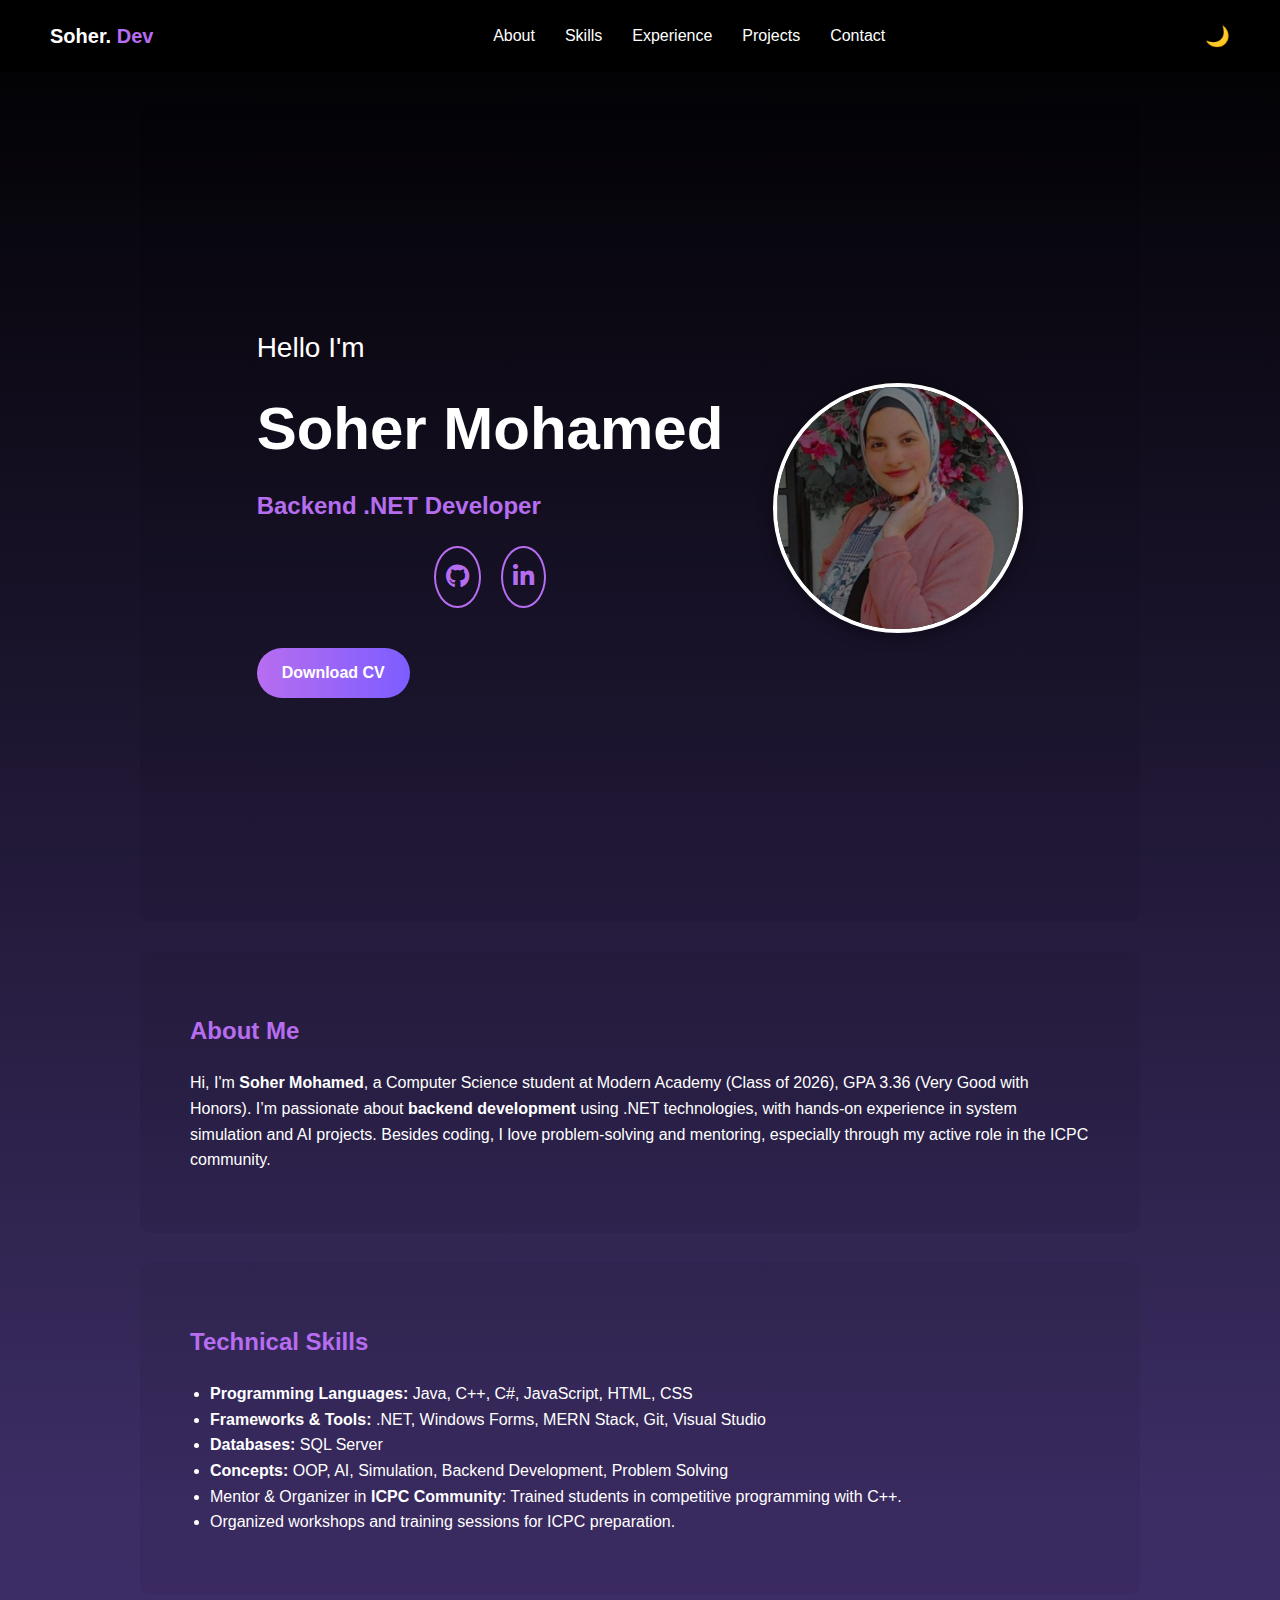
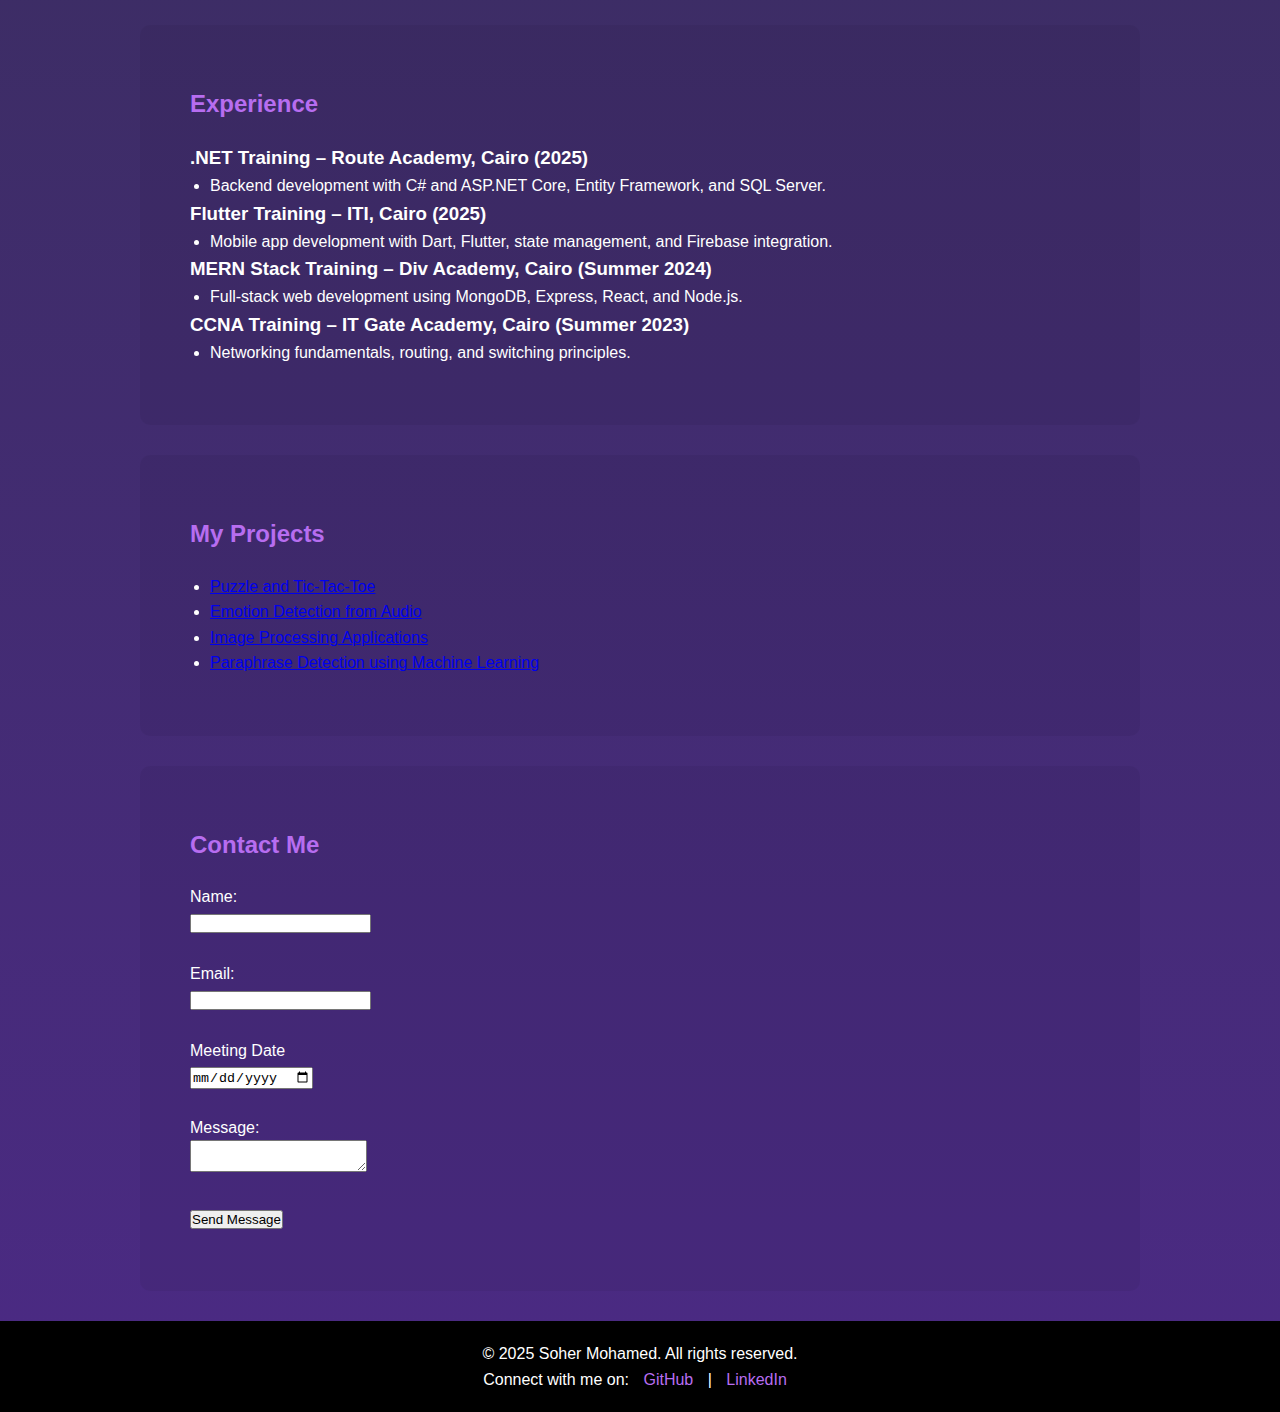
<file: index.html>
<!DOCTYPE html>
<html lang="en">
<head>
  <meta charset="UTF-8">
  <meta name="viewport" content="width=device-width, initial-scale=1.0">
  <title>Soher Mohamed - Portfolio</title>
  <style>
    * {
      margin: 0;
      padding: 0;
      box-sizing: border-box;
    }

    body {
      font-family: Arial, Helvetica, sans-serif;
      color: white;
      background: linear-gradient(to bottom, #000000, #3c2d64, #4b2a84);
      line-height: 1.6;
      transition: all 0.3s ease;
    }

    nav {
      display: flex;
      justify-content: space-between;
      align-items: center;
      padding: 20px 50px;
      background-color: black;
      transition: all 0.3s ease;
    }
    .hero {
  display: flex;
  justify-content: center;
  align-items: center;
  gap: 50px;
  height: calc(100vh - 80px);
  padding: 40px;
  text-align: left; 
  flex-direction: row; 
}

.hero-text {
  max-width: 500px;
}


.hero-img img {
  width: 280px;
  height: 280px;
  border-radius: 50%;
  object-fit: cover;
  border: 4px solid white;
  box-shadow: 0 4px 15px rgba(0,0,0,0.4);
  transition: transform 0.3s ease;
}

.hero-img img:hover {
  transform: scale(1.05);
}


    nav .logo {
      font-size: 20px;
      font-weight: bold;
    }

    nav .logo span {
  display: inline;
  font-weight: bold;
  font-size: 20px;
  color: #b76df0; 
}


    nav ul {
      list-style: none;
      display: flex;
      gap: 30px;
    }

    nav ul li a {
      color: white;
      text-decoration: none;
      font-size: 16px;
      position: relative;
      padding: 5px 0;
      transition: color 0.3s ease;
    }
    nav ul li a::after {
      content: "";
      position: absolute;
      left: 0;
      bottom: -3px;
      width: 0%;
      height: 2px;
      background: #b76df0;
      transition: width 0.3s ease;
    }
    nav ul li a:hover {
      color: #b76df0;
    }
    nav ul li a:hover::after {
      width: 100%;
    }

    nav .btn {
      background: linear-gradient(to right, #b76df0, #7d5dff);
      border: none;
      padding: 10px 20px;
      border-radius: 30px;
      color: white;
      font-weight: bold;
      cursor: pointer;
    }

    .toggle-btn {
      font-size: 20px;
      background: none;
      border: none;
      cursor: pointer;
      color: white;
      transition: transform 0.3s ease;
    }
    .toggle-btn:hover {
      transform: rotate(180deg);
    }

.hero h2 {
  font-size: 28px;
  margin-bottom: 10px;
  font-weight: 300;
}

.hero h1 {
  font-size: 60px;
  font-weight: bold;
  margin-bottom: 10px;
}

.hero h3.role {
  font-size: 24px;
  color: #b76df0; 
  margin-bottom: 20px;
}

/* الأيقونات */
.social-icons a {
  font-size: 24px;
  color: #b76df0; 
  border: 2px solid #b76df0;
  border-radius: 50%;
  padding: 10px;
  transition: 0.3s;
}

.social-icons a:hover {
  background: #b76df0;
  color: white;
}

    .hero-img img {
      width: 250px;
      height: 250px;
      border-radius: 50%;
      object-fit:cover;
      border: 4px solid white;
    }

    section {
      padding: 60px 50px;
      background-color: rgba(0, 0, 0, 0.048);
      margin: 30px auto;
      border-radius: 10px;
      max-width: 1000px;
      transition: all 0.3s ease;
    }

    h2 {
      margin-bottom: 20px;
      color:#fff;
    }

    ul {
      margin-left: 20px;
    }

    footer {
      text-align: center;
      padding: 20px;
      background: black;
      margin-top: 30px;
      transition: all 0.3s ease;
    }

    footer a {
      color: #b76df0;
      text-decoration: none;
      margin: 0 10px;
    }

    /* Light Mode */
    body.light-mode {
      background: linear-gradient(to bottom, #f8f8f8, #eaeaea);
      color: #222;
    }
    body.light-mode nav {
      background-color: #fff;
    }
    body.light-mode nav ul li a {
      color: #222;
    }
    body.light-mode footer {
      background: #fff;
      color: #222;
    }
    body.light-mode section {
      background: #fff;
      box-shadow: 0 4px 10px rgba(0,0,0,0.1);
    }
   
.intro-text {
  color: white;
}

body.light-mode .intro-text
{
  color: black;
}
section h2 {
  color: #b76df0;
}

.hero h2 {
  font-size: 28px;
  margin-bottom: 10px;
  font-weight: 300;
}
h2 {
  margin-bottom: 20px;
  color: #b76df0; 
}


.hero h1 {
  font-size: 60px;
  font-weight: bold;
  margin-bottom: 10px;
}


.social-icons {
  display: flex;
  gap: 20px;
  justify-content: center;
  margin: 20px 0;
}

.social-icons a {
  font-size: 24px;
  color:#b76df0;
  border: 2px solid #b76df0;
  border-radius: 50%;
  padding: 10px;
  transition: 0.3s;
}

.social-icons a:hover {
  background:#b76df0;
  color: black;
}

.cv-btn {
  display: inline-block;
  margin-top: 20px;
  padding: 12px 25px;
  background: linear-gradient(to right, #b76df0, #7d5dff);
  color: white;
  font-weight: bold;
  border-radius: 30px;
  text-decoration: none;
  transition: all 0.3s ease;
}

.cv-btn:hover {
  background: linear-gradient(to right, #7d5dff, #b76df0);
  transform: scale(1.05);
}

nav ul li a {
  color: white;
  text-decoration: none;
  font-size: 16px;
  position: relative;
  padding: 5px 0;
  transition: color 0.3s ease;
}

nav ul li a::after {
  content: "";
  position: absolute;
  left: 0;
  bottom: -3px;
  width: 0%;
  height: 2px;
  background: #b76df0;
  transition: width 0.3s ease;
}

nav ul li a:hover {
  color: #b76df0;
}

nav ul li a:hover::after {
  width: 100%;
}


body.light-mode nav ul li a {
  color: black; 
}

body.light-mode nav ul li a:hover {
  color: #b76df0;
}



  </style>
  <link rel="stylesheet" href="https://cdnjs.cloudflare.com/ajax/libs/font-awesome/6.4.0/css/all.min.css">

</head>
<body>
  <nav>
  <div class="logo">
  Soher. <span>Dev</span>
</div>

    <ul>
      <li><a href="#about">About</a></li>
      <li><a href="#skills">Skills</a></li>
      <li><a href="#experience">Experience</a></li>
      <li><a href="#projects">Projects</a></li>
      <li><a href="#contact">Contact</a></li>
    </ul>
    <div style="display:flex;align-items:center;gap:15px;">
      <button class="toggle-btn" id="toggleTheme">🌙</button>
    </div>
  </nav>

  <section class="hero">
  <div class="hero-text">
  <h2 class="intro-text">Hello I'm</h2>
  <h1>Soher Mohamed</h1>
    <h3 class="role">Backend .NET Developer</h3>

    <div class="social-icons">
      <a href="https://github.com/Sohermohamed" target="_blank"><i class="fab fa-github"></i></a>
      <a href="https://www.linkedin.com/in/soher-mohamed-968510268/" target="_blank"><i class="fab fa-linkedin-in"></i></a>
    </div>

    <a href="Soher_Mohamed_CV.pdf" download class="cv-btn">Download CV</a>
  </div>

  <div class="hero-img">
    <img src="Soher.jpeg" alt="Soher Mohamed">
  </div>
</section>


<section id="about">
  <h2>About Me</h2>
  <p>
    Hi, I'm <b>Soher Mohamed</b>, a Computer Science student at Modern Academy (Class of 2026), GPA 3.36 (Very Good with Honors).  
    I’m passionate about <b>backend development</b> using .NET technologies, with hands-on experience in system simulation and AI projects.  
    Besides coding, I love problem-solving and mentoring, especially through my active role in the ICPC community.  
  </p>
</section>


<section id="skills">
  <h2>Technical Skills</h2>
  <ul>
    <li><b>Programming Languages:</b> Java, C++, C#, JavaScript, HTML, CSS</li>
    <li><b>Frameworks & Tools:</b> .NET, Windows Forms, MERN Stack, Git, Visual Studio</li>
    <li><b>Databases:</b> SQL Server</li>
    <li><b>Concepts:</b> OOP, AI, Simulation, Backend Development, Problem Solving</li>
    <li>Mentor & Organizer in <b>ICPC Community</b>: Trained students in competitive programming with C++.</li>
    <li>Organized workshops and training sessions for ICPC preparation.</li>
  </ul>
</section>


  <section id="experience">
  <h2>Experience</h2>
   <h3>.NET Training – Route Academy, Cairo (2025)</h3>
  <ul>
    <li>Backend development with C# and ASP.NET Core, Entity Framework, and SQL Server.</li>
  </ul>

  <h3>Flutter Training – ITI, Cairo (2025)</h3>
  <ul>
    <li>Mobile app development with Dart, Flutter, state management, and Firebase integration.</li>
  </ul>

  <h3>MERN Stack Training – Div Academy, Cairo (Summer 2024)</h3>
  <ul>
    <li>Full-stack web development using MongoDB, Express, React, and Node.js.</li>
  </ul>

  <h3>CCNA Training – IT Gate Academy, Cairo (Summer 2023)</h3>
  <ul>
    <li>Networking fundamentals, routing, and switching principles.</li>
  </ul>
</section>

  <section id="projects">
  <h2>My Projects</h2>
  <ul>
    <li><a href="https://github.com/Sohermohamed/Puzzle_and_Tic-Tac-Toe" target="_blank">Puzzle and Tic-Tac-Toe</a></li>
    <li><a href="https://github.com/Sohermohamed/emotion-detection-audio" target="_blank">Emotion Detection from Audio</a></li>
    <li><a href="https://github.com/Sohermohamed/Image-Processing" target="_blank">Image Processing Applications</a></li>
    <li><a href="https://github.com/Sohermohamed/Paraphrase-Detection-using-Machine-Learning" target="_blank">Paraphrase Detection using Machine Learning</a></li>
  </ul>
</section>


  <section id="contact">
    <h2>Contact Me</h2>
    <form>
      <label for="name">Name:</label><br>
      <input type="text" id="name" name="name"><br><br>

      <label for="email">Email:</label><br>
      <input type="email" id="email" name="email"><br><br>

      <label for="meeting">Meeting Date</label><br>
      <input type="date" id="meeting" name="meeting"><br><br>

      <label for="message">Message:</label><br>
      <textarea id="message" name="message" rows="2"></textarea><br><br>

      <button type="submit">Send Message</button>
    </form>
  </section>

  <footer>
    <p>© 2025 Soher Mohamed. All rights reserved.</p>
    <p>Connect with me on: 
        <a href="https://github.com/Sohermohamed" target="_blank">GitHub</a> | 
        <a href="https://www.linkedin.com/in/soher-mohamed-968510268/" target="_blank">LinkedIn</a>
    </p>
  </footer>

  <script>
    const toggleBtn = document.getElementById('toggleTheme');
    const body = document.body;

    toggleBtn.addEventListener('click', () => {
      body.classList.toggle('light-mode');
      if(body.classList.contains('light-mode')){
        toggleBtn.textContent = "☀️";
      } else {
        toggleBtn.textContent = "🌙";
      }
    });
  </script>
</body>
</html>
</file>
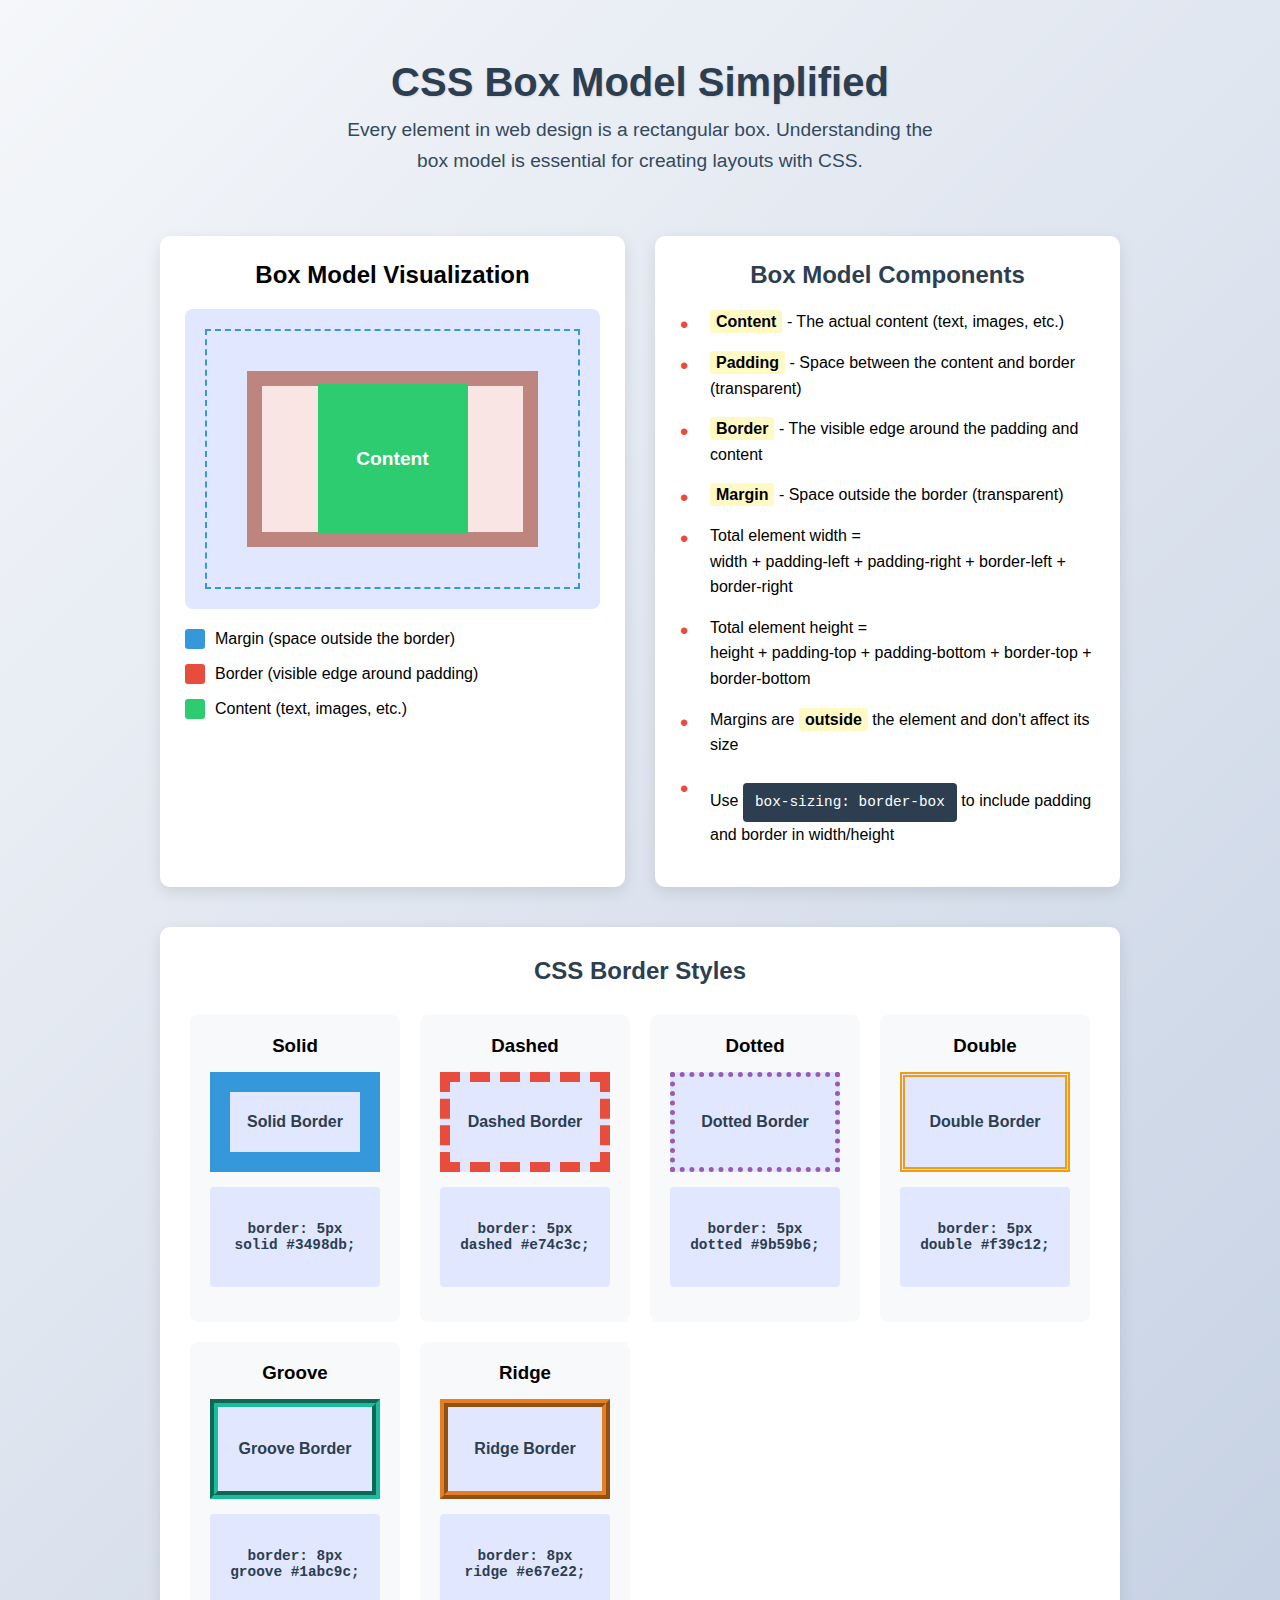
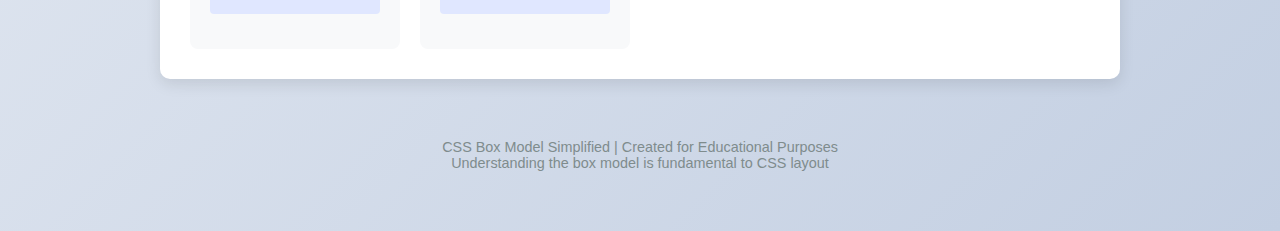
<file: box_model.html>
<!DOCTYPE html>
<html lang="en">
<head>
    <meta charset="UTF-8">
    <meta name="viewport" content="width=device-width, initial-scale=1.0">
    <title>CSS Box Model Simplified</title>
    <style>
        * {
            box-sizing: border-box;
            margin: 0;
            padding: 0;
            font-family: 'Segoe UI', Tahoma, Geneva, Verdana, sans-serif;
        }
        
        body {
            background: linear-gradient(135deg, #f5f7fa, #c3cfe2);
            min-height: 100vh;
            padding: 20px;
            display: flex;
            flex-direction: column;
            align-items: center;
        }
        
        .container {
            max-width: 1000px;
            margin: 0 auto;
            padding: 20px;
        }
        
        
        header {
            text-align: center;
            margin-bottom: 40px;
            padding: 20px;
        }
        
        h1 {
            font-size: 2.5rem;
            margin-bottom: 10px;
            color: #2c3e50;
            text-shadow: 1px 1px 2px rgba(0,0,0,0.1);
        }
        
        .subtitle {
            font-size: 1.2rem;
            color: #34495e;
            max-width: 600px;
            margin: 0 auto;
            line-height: 1.6;
        }
        
        .box-model-section {
            display: flex;
            flex-wrap: wrap;
            gap: 30px;
            margin-bottom: 40px;
        }
        
        .visual-box {
            flex: 1;
            min-width: 300px;
            background: white;
            padding: 25px;
            border-radius: 10px;
            box-shadow: 0 5px 15px rgba(0,0,0,0.1);
            text-align: center;
        }
        
        .box-model {
            position: relative;
            height: 300px;
            background: #e0e7ff;
            border-radius: 8px;
            margin: 20px 0;
            display: flex;
            align-items: center;
            justify-content: center;
        }
        
        .margin-layer {
            position: absolute;
            top: 20px;
            left: 20px;
            right: 20px;
            bottom: 20px;
            border: 2px dashed #3498db;
            display: flex;
            align-items: center;
            justify-content: center;
        }
        
        .border-layer {
            position: absolute;
            top: 40px;
            left: 40px;
            right: 40px;
            bottom: 40px;
            border: 15px solid #be847e;
            display: flex;
            align-items: center;
            justify-content: center;
            background: #f9e6e4;
        }
        
        .content-layer {
            width: 150px;
            height: 150px;
            background: #2ecc71;
            display: flex;
            align-items: center;
            justify-content: center;
            color: white;
            font-weight: bold;
            font-size: 1.2rem;
        }
        
        .labels {
            display: flex;
            flex-direction: column;
            gap: 15px;
            margin-top: 20px;
        }
        
        .label {
            display: flex;
            align-items: center;
            gap: 10px;
        }
        
        .color-box {
            width: 20px;
            height: 20px;
            border-radius: 3px;
        }
        
        .margin-color { background: #3498db; }
        .border-color { background: #e74c3c; }
        .content-color { background: #2ecc71; }
        
        .explanation {
            flex: 1;
            min-width: 300px;
            background: white;
            padding: 25px;
            border-radius: 10px;
            box-shadow: 0 5px 15px rgba(0,0,0,0.1);
        }
        
        .explanation h2 {
            margin-bottom: 20px;
            color: #2c3e50;
            text-align: center;
        }
        
        .explanation ul {
            list-style-type: none;
        }
        
        .explanation li {
            margin-bottom: 15px;
            padding-left: 30px;
            position: relative;
            line-height: 1.6;
        }
        
        .explanation li:before {
            content: "•";
            color: #e74c3c;
            font-size: 24px;
            position: absolute;
            left: 0;
            top: -3px;
        }
        
        .border-styles {
            background: white;
            padding: 30px;
            border-radius: 10px;
            box-shadow: 0 5px 15px rgba(0,0,0,0.1);
            width: 100%;
        }
        
        .border-styles h2 {
            text-align: center;
            margin-bottom: 30px;
            color: #2c3e50;
        }
        
        .border-examples {
            display: grid;
            grid-template-columns: repeat(auto-fit, minmax(200px, 1fr));
            gap: 20px;
        }
        
        .border-example {
            padding: 20px;
            text-align: center;
            background: #f8f9fa;
            border-radius: 8px;
        }
        
        .border-example div {
            height: 100px;
            display: flex;
            align-items: center;
            justify-content: center;
            margin: 15px 0;
            font-weight: bold;
            background: #e0e7ff;
            color: #2c3e50;
        }
        
        .solid { border: 20px solid #3498db; }
        .dashed { border: 10px dashed #e74c3c; }
        .dotted { border: 5px dotted #9b59b6; }
        .double { border: 5px double #f39c12; }
        .groove { border: 8px groove #1abc9c; }
        .ridge { border: 8px ridge #e67e22; }
        
        .code {
            font-family: 'Courier New', monospace;
            background: #2c3e50;
            color: white;
            padding: 8px 12px;
            border-radius: 4px;
            font-size: 0.9rem;
            display: inline-block;
            margin-top: 10px;
        }
        
        .highlight {
            background: #fff9c4;
            padding: 3px 6px;
            border-radius: 3px;
            font-weight: bold;
        }
        
        footer {
            text-align: center;
            margin-top: 40px;
            padding: 20px;
            color: #7f8c8d;
            font-size: 0.9rem;
        }
        
        @media (max-width: 768px) {
            .box-model-section {
                flex-direction: column;
            }
            
            h1 {
                font-size: 2rem;
            }
        }
    </style>
</head>
<body>
    <div class="container">
        <header>
            <h1>CSS Box Model Simplified</h1>
            <p class="subtitle">Every element in web design is a rectangular box. Understanding the box model is essential for creating layouts with CSS.</p>
        </header>
        
        <div class="box-model-section">
            <div class="visual-box">
                <h2>Box Model Visualization</h2>
                <div class="box-model">
                    <div class="margin-layer">
                        <div class="border-layer">
                            <div class="content-layer">Content</div>
                        </div>
                    </div>
                </div>
                
                <div class="labels">
                    <div class="label">
                        <div class="color-box margin-color"></div>
                        <div>Margin (space outside the border)</div>
                    </div>
                    <div class="label">
                        <div class="color-box border-color"></div>
                        <div>Border (visible edge around padding)</div>
                    </div>
                    <div class="label">
                        <div class="color-box content-color"></div>
                        <div>Content (text, images, etc.)</div>
                    </div>
                </div>
            </div>
            
            <div class="explanation">
                <h2>Box Model Components</h2>
                <ul>
                    <li><span class="highlight">Content</span> - The actual content (text, images, etc.)</li>
                    <li><span class="highlight">Padding</span> - Space between the content and border (transparent)</li>
                    <li><span class="highlight">Border</span> - The visible edge around the padding and content</li>
                    <li><span class="highlight">Margin</span> - Space outside the border (transparent)</li>
                    <li>Total element width = <br>width + padding-left + padding-right + border-left + border-right</li>
                    <li>Total element height = <br>height + padding-top + padding-bottom + border-top + border-bottom</li>
                    <li>Margins are <span class="highlight">outside</span> the element and don't affect its size</li>
                    <li>Use <span class="code">box-sizing: border-box</span> to include padding and border in width/height</li>
                </ul>
            </div>
        </div>
        
        <div class="border-styles">
            <h2>CSS Border Styles</h2>
            <div class="border-examples">
                <div class="border-example">
                    <h3>Solid</h3>
                    <div class="solid">Solid Border</div>
                    <div class="code">border: 5px solid #3498db;</div>
                </div>
                
                <div class="border-example">
                    <h3>Dashed</h3>
                    <div class="dashed">Dashed Border</div>
                    <div class="code">border: 5px dashed #e74c3c;</div>
                </div>
                
                <div class="border-example">
                    <h3>Dotted</h3>
                    <div class="dotted">Dotted Border</div>
                    <div class="code">border: 5px dotted #9b59b6;</div>
                </div>
                
                <div class="border-example">
                    <h3>Double</h3>
                    <div class="double">Double Border</div>
                    <div class="code">border: 5px double #f39c12;</div>
                </div>
                
                <div class="border-example">
                    <h3>Groove</h3>
                    <div class="groove">Groove Border</div>
                    <div class="code">border: 8px groove #1abc9c;</div>
                </div>
                
                <div class="border-example">
                    <h3>Ridge</h3>
                    <div class="ridge">Ridge Border</div>
                    <div class="code">border: 8px ridge #e67e22;</div>
                </div>
            </div>
        </div>
        
        <footer>
            <p>CSS Box Model Simplified | Created for Educational Purposes</p>
            <p>Understanding the box model is fundamental to CSS layout</p>
        </footer>
    </div>
</body>
</html>
</file>
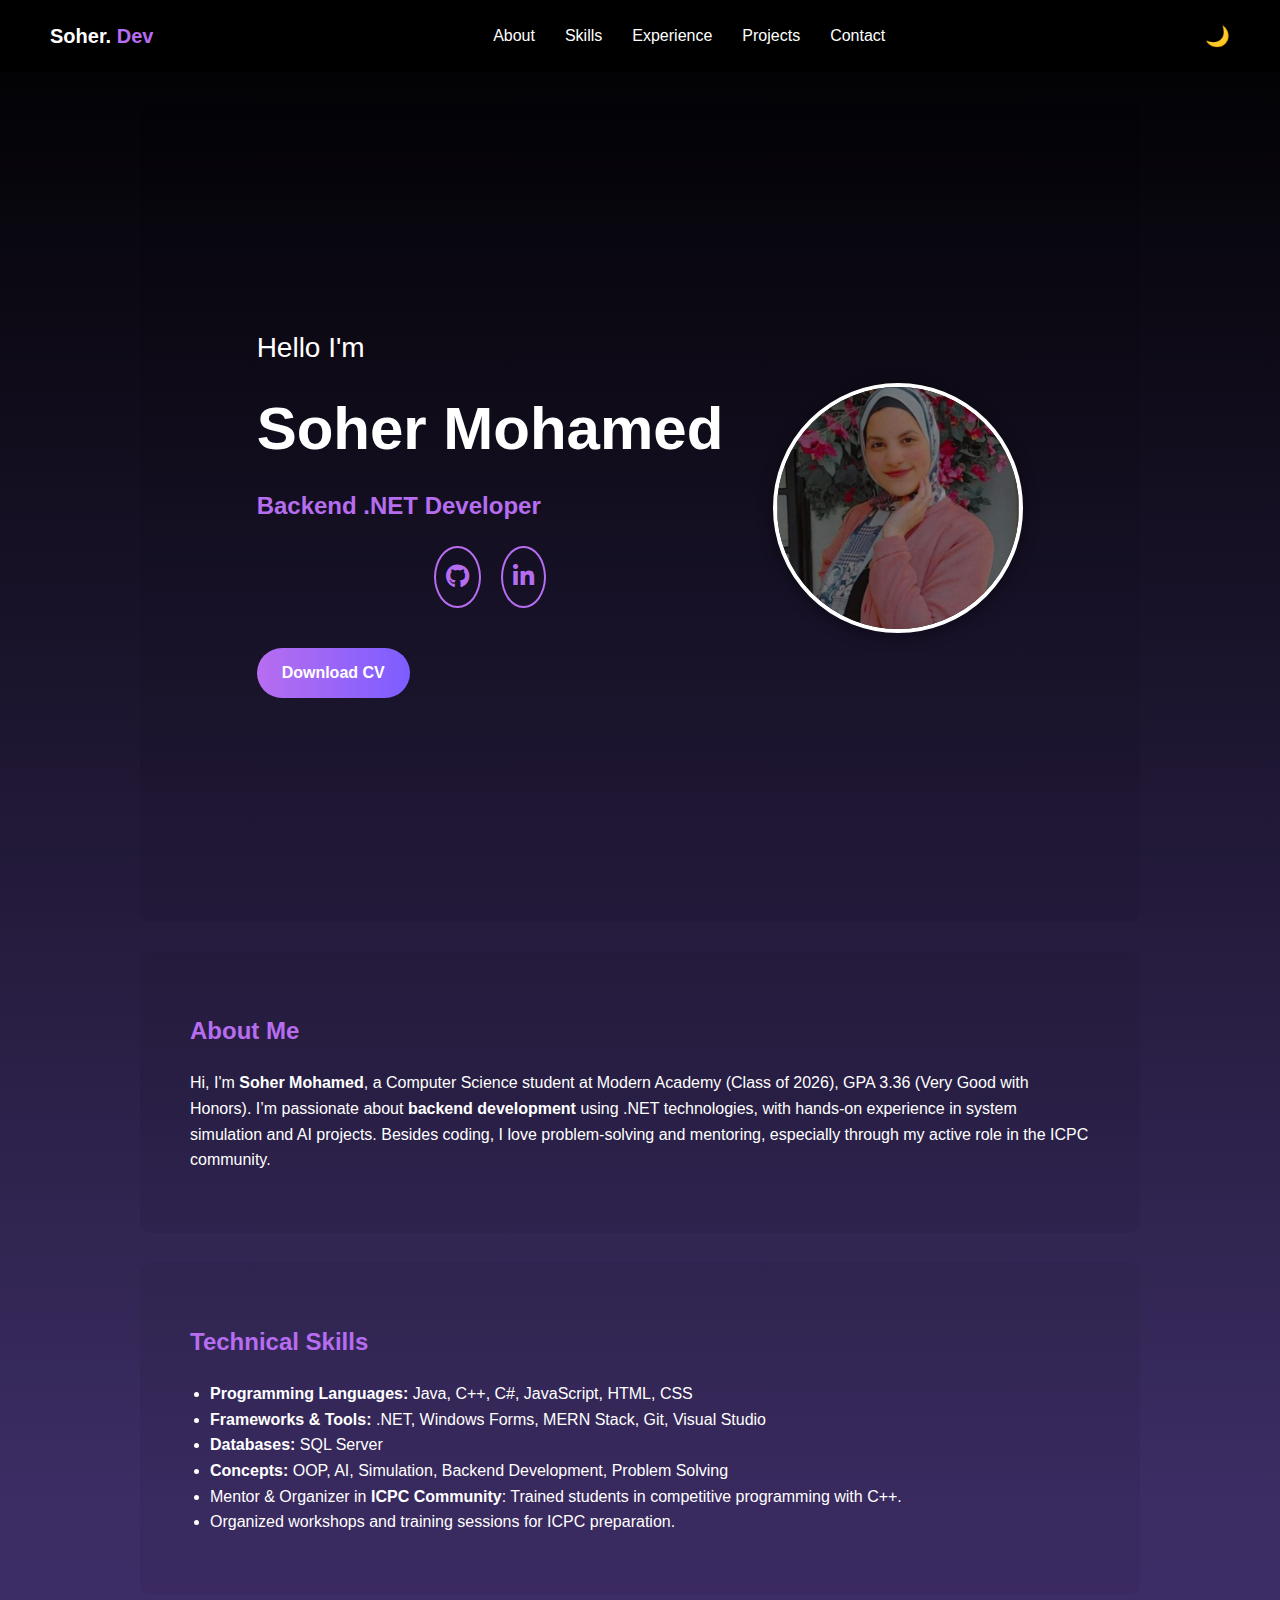
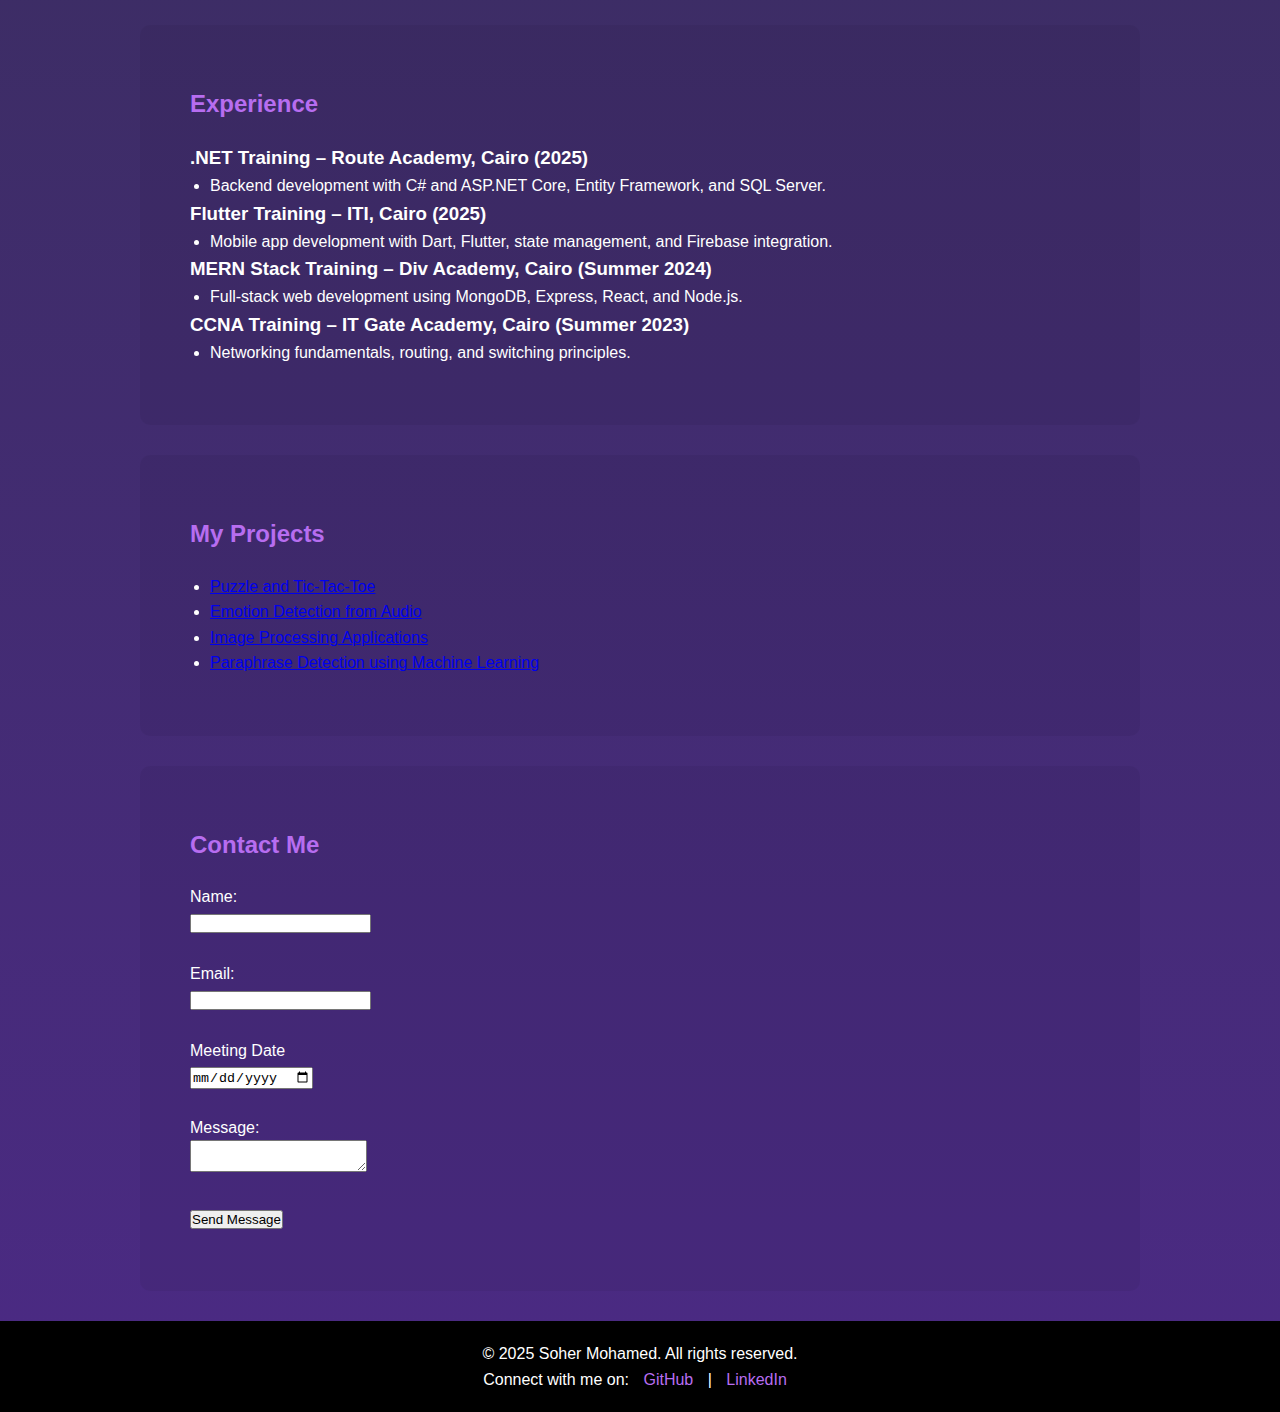
<file: Task1.html>
<!DOCTYPE html>
<html lang="en">
<head>
  <meta charset="UTF-8">
  <meta name="viewport" content="width=device-width, initial-scale=1.0">
  <title>Soher Mohamed - Portfolio</title>
  <style>
    * {
      margin: 0;
      padding: 0;
      box-sizing: border-box;
    }

    body {
      font-family: Arial, Helvetica, sans-serif;
      color: white;
      background: linear-gradient(to bottom, #000000, #3c2d64, #4b2a84);
      line-height: 1.6;
      transition: all 0.3s ease;
    }

    nav {
      display: flex;
      justify-content: space-between;
      align-items: center;
      padding: 20px 50px;
      background-color: black;
      transition: all 0.3s ease;
    }
    .hero {
  display: flex;
  justify-content: center;
  align-items: center;
  gap: 50px;
  height: calc(100vh - 80px);
  padding: 40px;
  text-align: left; /* عشان النص يبقى على الشمال */
  flex-direction: row; /* النص والصورة جنب بعض */
}

.hero-text {
  max-width: 500px;
}


.hero-img img {
  width: 280px;
  height: 280px;
  border-radius: 50%;
  object-fit: cover;
  border: 4px solid white;
  box-shadow: 0 4px 15px rgba(0,0,0,0.4);
  transition: transform 0.3s ease;
}

.hero-img img:hover {
  transform: scale(1.05);
}


    nav .logo {
      font-size: 20px;
      font-weight: bold;
    }

    nav .logo span {
  display: inline;
  font-weight: bold;
  font-size: 20px;
  color: #b76df0; 
}


    nav ul {
      list-style: none;
      display: flex;
      gap: 30px;
    }

    nav ul li a {
      color: white;
      text-decoration: none;
      font-size: 16px;
      position: relative;
      padding: 5px 0;
      transition: color 0.3s ease;
    }
    nav ul li a::after {
      content: "";
      position: absolute;
      left: 0;
      bottom: -3px;
      width: 0%;
      height: 2px;
      background: #b76df0;
      transition: width 0.3s ease;
    }
    nav ul li a:hover {
      color: #b76df0;
    }
    nav ul li a:hover::after {
      width: 100%;
    }

    nav .btn {
      background: linear-gradient(to right, #b76df0, #7d5dff);
      border: none;
      padding: 10px 20px;
      border-radius: 30px;
      color: white;
      font-weight: bold;
      cursor: pointer;
    }

    .toggle-btn {
      font-size: 20px;
      background: none;
      border: none;
      cursor: pointer;
      color: white;
      transition: transform 0.3s ease;
    }
    .toggle-btn:hover {
      transform: rotate(180deg);
    }

.hero h2 {
  font-size: 28px;
  margin-bottom: 10px;
  font-weight: 300;
}

.hero h1 {
  font-size: 60px;
  font-weight: bold;
  margin-bottom: 10px;
}

.hero h3.role {
  font-size: 24px;
  color: #b76df0; /* بنفسجي */
  margin-bottom: 20px;
}

/* الأيقونات */
.social-icons a {
  font-size: 24px;
  color: #b76df0; /* بنفسجي */
  border: 2px solid #b76df0;
  border-radius: 50%;
  padding: 10px;
  transition: 0.3s;
}

.social-icons a:hover {
  background: #b76df0;
  color: white;
}

    .hero-img img {
      width: 250px;
      height: 250px;
      border-radius: 50%;
      object-fit:cover;
      border: 4px solid white;
    }

    section {
      padding: 60px 50px;
      background-color: rgba(0, 0, 0, 0.048);
      margin: 30px auto;
      border-radius: 10px;
      max-width: 1000px;
      transition: all 0.3s ease;
    }

    h2 {
      margin-bottom: 20px;
      color:#fff;
    }

    ul {
      margin-left: 20px;
    }

    footer {
      text-align: center;
      padding: 20px;
      background: black;
      margin-top: 30px;
      transition: all 0.3s ease;
    }

    footer a {
      color: #b76df0;
      text-decoration: none;
      margin: 0 10px;
    }

    /* Light Mode */
    body.light-mode {
      background: linear-gradient(to bottom, #f8f8f8, #eaeaea);
      color: #222;
    }
    body.light-mode nav {
      background-color: #fff;
    }
    body.light-mode nav ul li a {
      color: #222;
    }
    body.light-mode footer {
      background: #fff;
      color: #222;
    }
    body.light-mode section {
      background: #fff;
      box-shadow: 0 4px 10px rgba(0,0,0,0.1);
    }
   
.intro-text {
  color: white;
}

body.light-mode .intro-text
{
  color: black;
}
section h2 {
  color: #b76df0;/* بنفسجي ثابت */
}

.hero h2 {
  font-size: 28px;
  margin-bottom: 10px;
  font-weight: 300;
}
h2 {
  margin-bottom: 20px;
  color: #b76df0; /* خليها بنفسجي بدل الأبيض */
}


.hero h1 {
  font-size: 60px;
  font-weight: bold;
  margin-bottom: 10px;
}


.social-icons {
  display: flex;
  gap: 20px;
  justify-content: center;
  margin: 20px 0;
}

.social-icons a {
  font-size: 24px;
  color:#b76df0;
  border: 2px solid #b76df0;
  border-radius: 50%;
  padding: 10px;
  transition: 0.3s;
}

.social-icons a:hover {
  background:#b76df0;
  color: black;
}

.cv-btn {
  display: inline-block;
  margin-top: 20px;
  padding: 12px 25px;
  background: linear-gradient(to right, #b76df0, #7d5dff);
  color: white;
  font-weight: bold;
  border-radius: 30px;
  text-decoration: none;
  transition: all 0.3s ease;
}

.cv-btn:hover {
  background: linear-gradient(to right, #7d5dff, #b76df0);
  transform: scale(1.05);
}
/* الوضع العادي (دارك) */
nav ul li a {
  color: white;
  text-decoration: none;
  font-size: 16px;
  position: relative;
  padding: 5px 0;
  transition: color 0.3s ease;
}

nav ul li a::after {
  content: "";
  position: absolute;
  left: 0;
  bottom: -3px;
  width: 0%;
  height: 2px;
  background: #b76df0;
  transition: width 0.3s ease;
}

nav ul li a:hover {
  color: #b76df0;
}

nav ul li a:hover::after {
  width: 100%;
}

/* ✅ Light Mode */
body.light-mode nav ul li a {
  color: black; /* النص الأساسي أسود */
}

body.light-mode nav ul li a:hover {
  color: #b76df0; /* نفس البنفسجي */
}



  </style>
  <link rel="stylesheet" href="https://cdnjs.cloudflare.com/ajax/libs/font-awesome/6.4.0/css/all.min.css">

</head>
<body>
  <nav>
  <div class="logo">
  Soher. <span>Dev</span>
</div>

    <ul>
      <li><a href="#about">About</a></li>
      <li><a href="#skills">Skills</a></li>
      <li><a href="#experience">Experience</a></li>
      <li><a href="#projects">Projects</a></li>
      <li><a href="#contact">Contact</a></li>
    </ul>
    <div style="display:flex;align-items:center;gap:15px;">
      <button class="toggle-btn" id="toggleTheme">🌙</button>
    </div>
  </nav>

  <section class="hero">
  <div class="hero-text">
  <h2 class="intro-text">Hello I'm</h2>
  <h1>Soher Mohamed</h1>
    <h3 class="role">Backend .NET Developer</h3>

    <div class="social-icons">
      <a href="https://github.com/Sohermohamed" target="_blank"><i class="fab fa-github"></i></a>
      <a href="https://www.linkedin.com/in/soher-mohamed-968510268/" target="_blank"><i class="fab fa-linkedin-in"></i></a>
    </div>

    <a href="Soher_Mohamed_CV.pdf" download class="cv-btn">Download CV</a>
  </div>

  <div class="hero-img">
    <img src="Soher.jpeg" alt="Soher Mohamed">
  </div>
</section>


<section id="about">
  <h2>About Me</h2>
  <p>
    Hi, I'm <b>Soher Mohamed</b>, a Computer Science student at Modern Academy (Class of 2026), GPA 3.36 (Very Good with Honors).  
    I’m passionate about <b>backend development</b> using .NET technologies, with hands-on experience in system simulation and AI projects.  
    Besides coding, I love problem-solving and mentoring, especially through my active role in the ICPC community.  
  </p>
</section>


<section id="skills">
  <h2>Technical Skills</h2>
  <ul>
    <li><b>Programming Languages:</b> Java, C++, C#, JavaScript, HTML, CSS</li>
    <li><b>Frameworks & Tools:</b> .NET, Windows Forms, MERN Stack, Git, Visual Studio</li>
    <li><b>Databases:</b> SQL Server</li>
    <li><b>Concepts:</b> OOP, AI, Simulation, Backend Development, Problem Solving</li>
    <li>Mentor & Organizer in <b>ICPC Community</b>: Trained students in competitive programming with C++.</li>
    <li>Organized workshops and training sessions for ICPC preparation.</li>
  </ul>
</section>


  <section id="experience">
  <h2>Experience</h2>
   <h3>.NET Training – Route Academy, Cairo (2025)</h3>
  <ul>
    <li>Backend development with C# and ASP.NET Core, Entity Framework, and SQL Server.</li>
  </ul>

  <h3>Flutter Training – ITI, Cairo (2025)</h3>
  <ul>
    <li>Mobile app development with Dart, Flutter, state management, and Firebase integration.</li>
  </ul>

  <h3>MERN Stack Training – Div Academy, Cairo (Summer 2024)</h3>
  <ul>
    <li>Full-stack web development using MongoDB, Express, React, and Node.js.</li>
  </ul>

  <h3>CCNA Training – IT Gate Academy, Cairo (Summer 2023)</h3>
  <ul>
    <li>Networking fundamentals, routing, and switching principles.</li>
  </ul>
</section>

  <section id="projects">
  <h2>My Projects</h2>
  <ul>
    <li><a href="https://github.com/Sohermohamed/Puzzle_and_Tic-Tac-Toe" target="_blank">Puzzle and Tic-Tac-Toe</a></li>
    <li><a href="https://github.com/Sohermohamed/emotion-detection-audio" target="_blank">Emotion Detection from Audio</a></li>
    <li><a href="https://github.com/Sohermohamed/Image-Processing" target="_blank">Image Processing Applications</a></li>
    <li><a href="https://github.com/Sohermohamed/Paraphrase-Detection-using-Machine-Learning" target="_blank">Paraphrase Detection using Machine Learning</a></li>
  </ul>
</section>


  <section id="contact">
    <h2>Contact Me</h2>
    <form>
      <label for="name">Name:</label><br>
      <input type="text" id="name" name="name"><br><br>

      <label for="email">Email:</label><br>
      <input type="email" id="email" name="email"><br><br>

      <label for="meeting">Meeting Date</label><br>
      <input type="date" id="meeting" name="meeting"><br><br>

      <label for="message">Message:</label><br>
      <textarea id="message" name="message" rows="2"></textarea><br><br>

      <button type="submit">Send Message</button>
    </form>
  </section>

  <footer>
    <p>© 2025 Soher Mohamed. All rights reserved.</p>
    <p>Connect with me on: 
        <a href="https://github.com/Sohermohamed" target="_blank">GitHub</a> | 
        <a href="https://www.linkedin.com/in/soher-mohamed-968510268/" target="_blank">LinkedIn</a>
    </p>
  </footer>

  <script>
    const toggleBtn = document.getElementById('toggleTheme');
    const body = document.body;

    toggleBtn.addEventListener('click', () => {
      body.classList.toggle('light-mode');
      if(body.classList.contains('light-mode')){
        toggleBtn.textContent = "☀️";
      } else {
        toggleBtn.textContent = "🌙";
      }
    });
  </script>
</body>
</html>
</file>
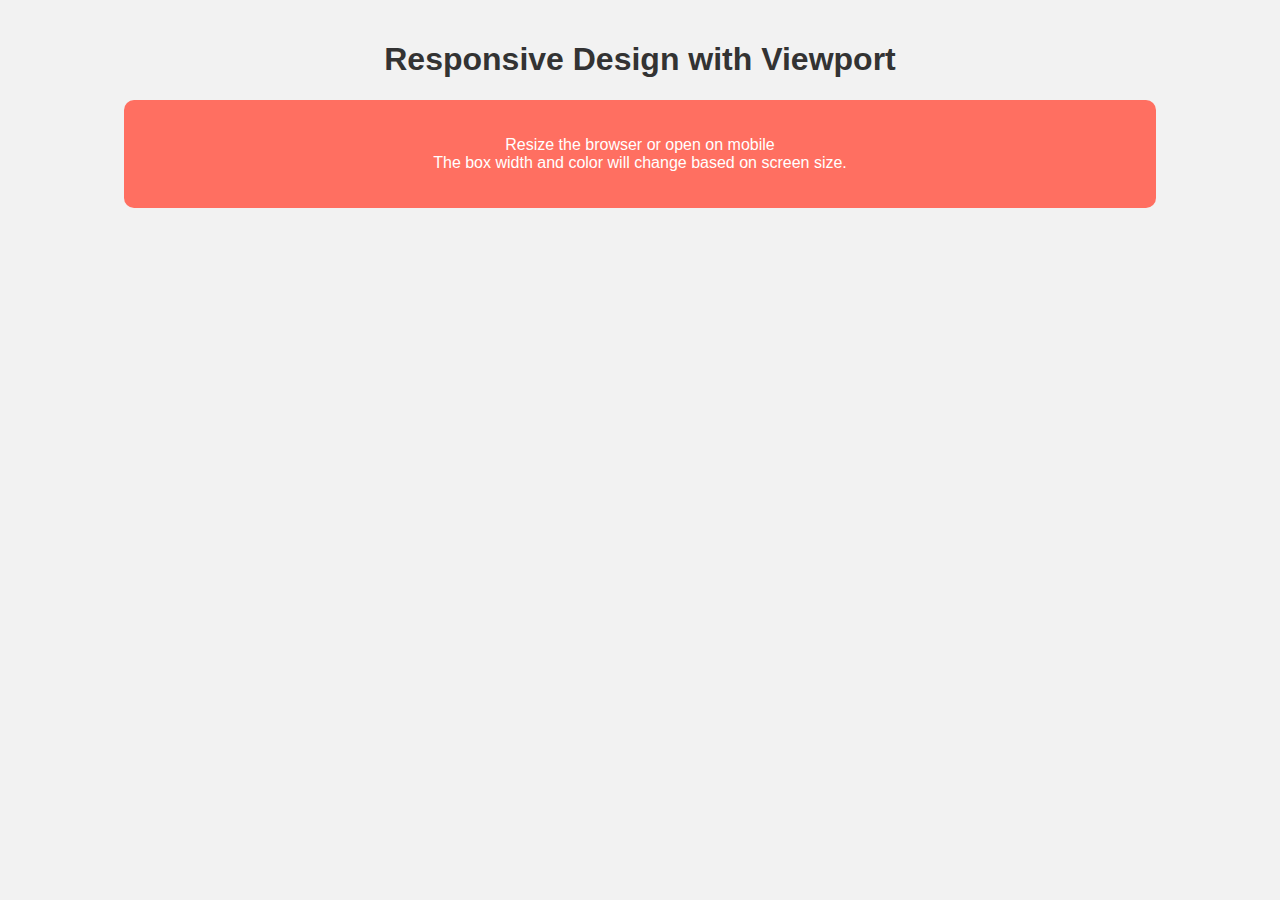
<file: Task2.html>
<!DOCTYPE html>
<html lang="en">
<head>
  <meta charset="UTF-8">
  <meta name="viewport" content="width=device-width, initial-scale=1.0">
  <title>Viewport Example</title>
  <style>
    body {
      font-family: Arial, sans-serif;
      margin: 0;
      padding: 20px;
      background-color: #f2f2f2;
    }

    h1 {
      color: #333;
      text-align: center;
    }

    .box {
      width: 80%;
      margin: 20px auto;
      padding: 20px;
      background-color: #ff6f61;
      color: white;
      text-align: center;
      border-radius: 10px;
    }

    @media (max-width: 600px) {
      .box {
        background-color: #4CAF50;
      }
    }
  </style>
</head>
<body>
  <h1>Responsive Design with Viewport</h1>
  <div class="box">
    <p>Resize the browser or open on mobile<br>
    The box width and color will change based on screen size.</p>
  </div>
</body>
</html>
</file>
